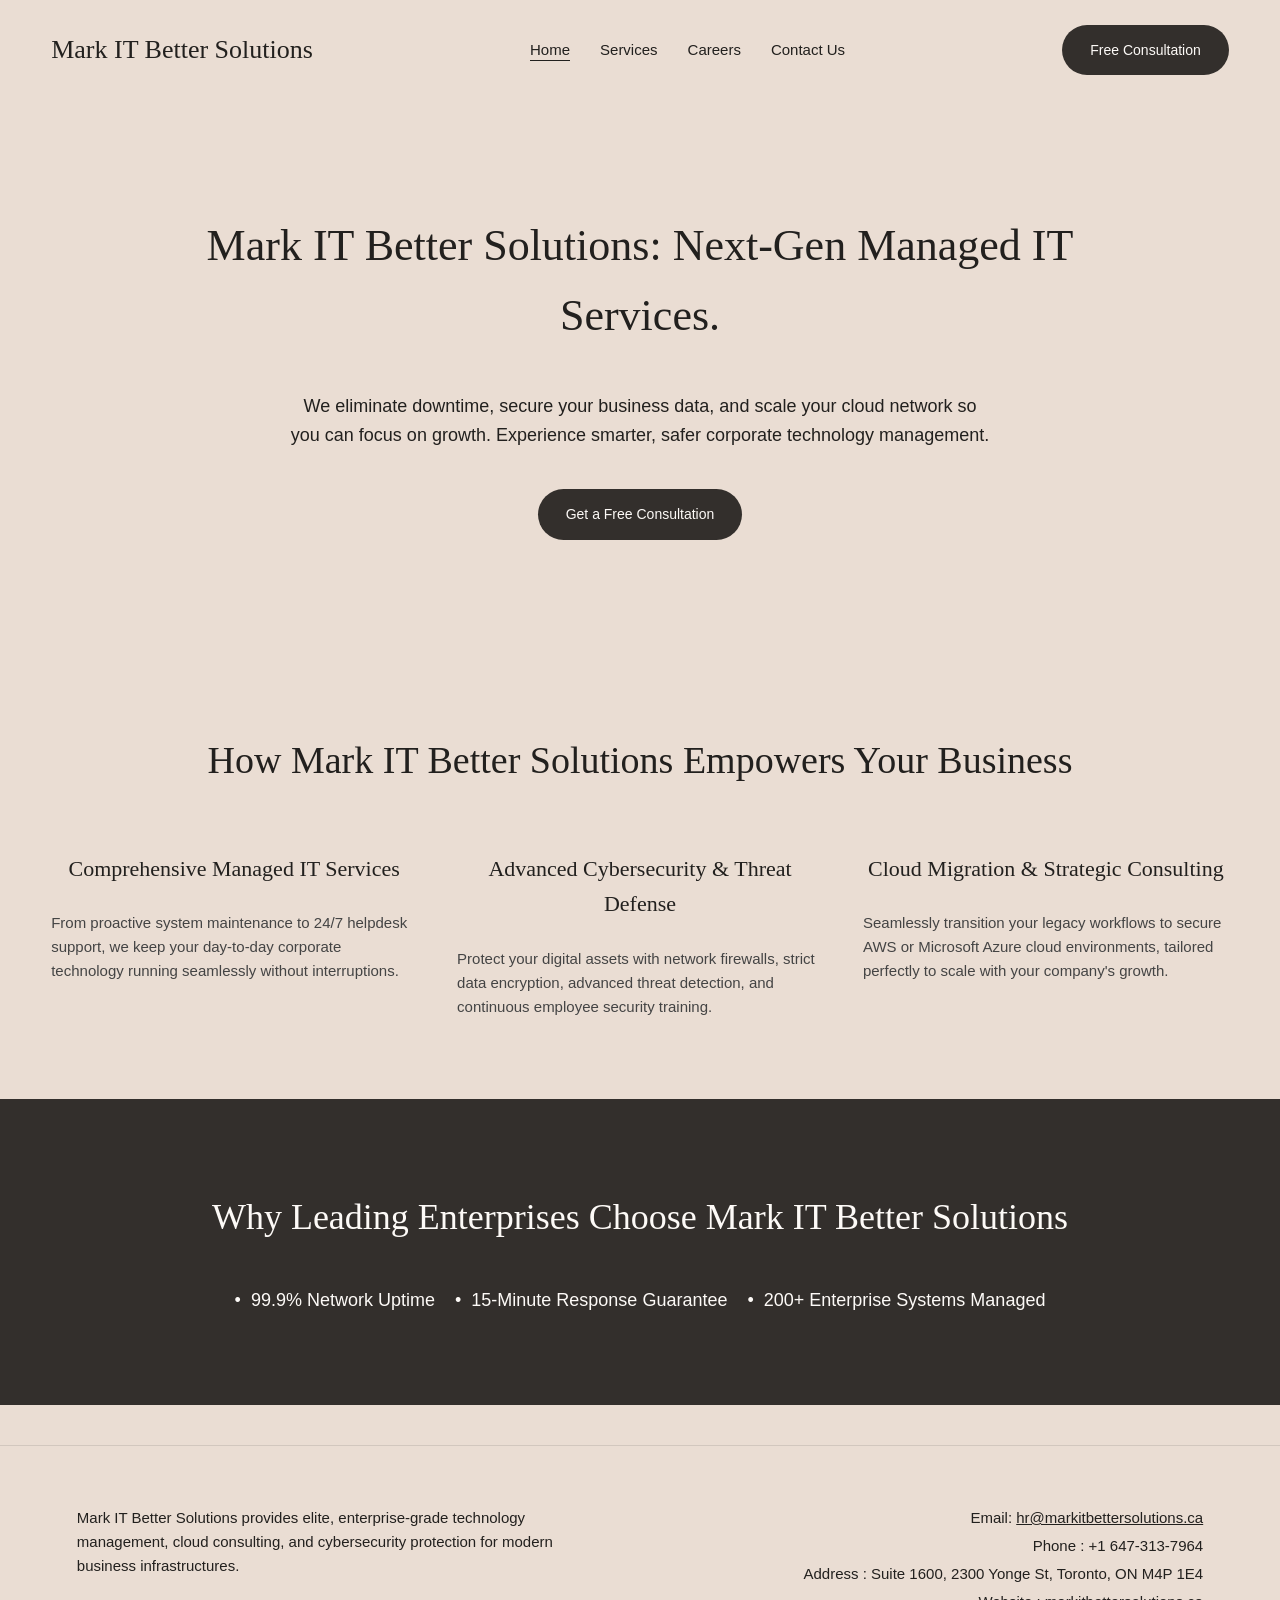
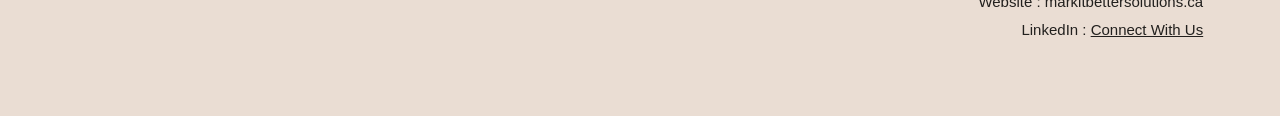
<file: index.html>
<!DOCTYPE html>
<html lang="en">
<head>
    <meta charset="UTF-8">
    <meta name="viewport" content="width=device-width, initial-scale=1.0">
    <title>Managed IT Services & Cybersecurity | Mark IT Better Solutions</title>
    <meta name="description" content="Elite enterprise-grade technology management, cloud consulting, and advanced cybersecurity protection across Toronto. Get your free corporate IT consultation.">
    <link rel="canonical" href="https://markitbettersolutions.ca/index.html">
    <link rel="stylesheet" href="style.css">

    <!-- GOOGLE LOCAL SEO JSON-LD SCHEMA -->
    <script type="application/ld+json">
    {
      "@context": "https://schema.org",
      "@type": "ProfessionalService",
      "name": "Mark IT Better Solutions",
      "url": "https://markitbettersolutions.ca",
      "logo": "https://markitbettersolutions.ca/images/logo.png",
      "image": "https://markitbettersolutions.ca/images/hero-network-mesh.webp",
      "email": "hr@markitbettersolutions.ca",
      "telephone": "+1-647-313-7964",
      "priceRange": "$$$",
      "description": "Mark IT Better Solutions provides elite, enterprise-grade technology management, cloud consulting, and cybersecurity protection for modern business infrastructures.",
      "address": {
        "@type": "PostalAddress",
        "streetAddress": "Suite 1600, 2300 Yonge St",
        "addressLocality": "Toronto",
        "addressRegion": "ON",
        "postalCode": "M4P 1E4",
        "addressCountry": "CA"
      },
      "geo": {
        "@type": "GeoCoordinates",
        "latitude": "43.7080",
        "longitude": "-79.3987"
      }
    }
    </script>
</head>
<body>

    <header class="site-header">
        <div class="brand-logo">Mark IT Better Solutions</div>
        <nav class="main-nav">
            <ul>
                <li class="active"><a href="index.html">Home</a></li>
                <li><a href="services.html">Services</a></li>
                <li><a href="careers.html">Careers</a></li>
                <li><a href="contact.html">Contact Us</a></li>
            </ul>
        </nav>
        <a href="contact.html" class="btn-pill">Free Consultation</a>
    </header>

    <section class="hero-section">
        <h1>Mark IT Better Solutions: Next-Gen Managed IT Services.</h1>
        <p>We eliminate downtime, secure your business data, and scale your cloud network so you can focus on growth. Experience smarter, safer corporate technology management.</p>
        <a href="contact.html" class="btn-pill">Get a Free Consultation</a>
    </section>

    <section class="home-services-section">
        <h2>How Mark IT Better Solutions Empowers Your Business</h2>
        <div class="services-three-col">
            <div class="service-col">
                <h3>Comprehensive Managed IT Services</h3>
                <p>From proactive system maintenance to 24/7 helpdesk support, we keep your day-to-day corporate technology running seamlessly without interruptions.</p>
            </div>
            <div class="service-col">
                <h3>Advanced Cybersecurity & Threat Defense</h3>
                <p>Protect your digital assets with network firewalls, strict data encryption, advanced threat detection, and continuous employee security training.</p>
            </div>
            <div class="service-col">
                <h3>Cloud Migration & Strategic Consulting</h3>
                <p>Seamlessly transition your legacy workflows to secure AWS or Microsoft Azure cloud environments, tailored perfectly to scale with your company's growth.</p>
            </div>
        </div>
    </section>

    <section class="trust-section">
        <h2>Why Leading Enterprises Choose Mark IT Better Solutions</h2>
        <ul class="trust-metrics">
            <li>99.9% Network Uptime</li>
            <li>15-Minute Response Guarantee</li>
            <li>200+ Enterprise Systems Managed</li>
        </ul>
    </section>

    <footer class="site-footer">
        <div class="footer-grid">
            <div class="footer-about">
                Mark IT Better Solutions provides elite, enterprise-grade technology management, cloud consulting, and cybersecurity protection for modern business infrastructures.
            </div>
            <div class="footer-contact">
                <p>Email: <a href="mailto:hr@markitbettersolutions.ca">hr@markitbettersolutions.ca</a></p>
                <p>Phone : <a href="tel:+16473137964" style="color: inherit; text-decoration: none;">+1 647-313-7964</a></p>
                <p>Address : Suite 1600, 2300 Yonge St, Toronto, ON M4P 1E4</p>
                <p>Website : markitbettersolutions.ca</p>
                <p>LinkedIn : <a href="https://www.linkedin.com/company/mark-it-better-solutions/" target="_blank" style="color: inherit; text-decoration: underline;">Connect With Us</a></p>
            </div>
        </div>
    </footer>

</body>
</html>
</file>
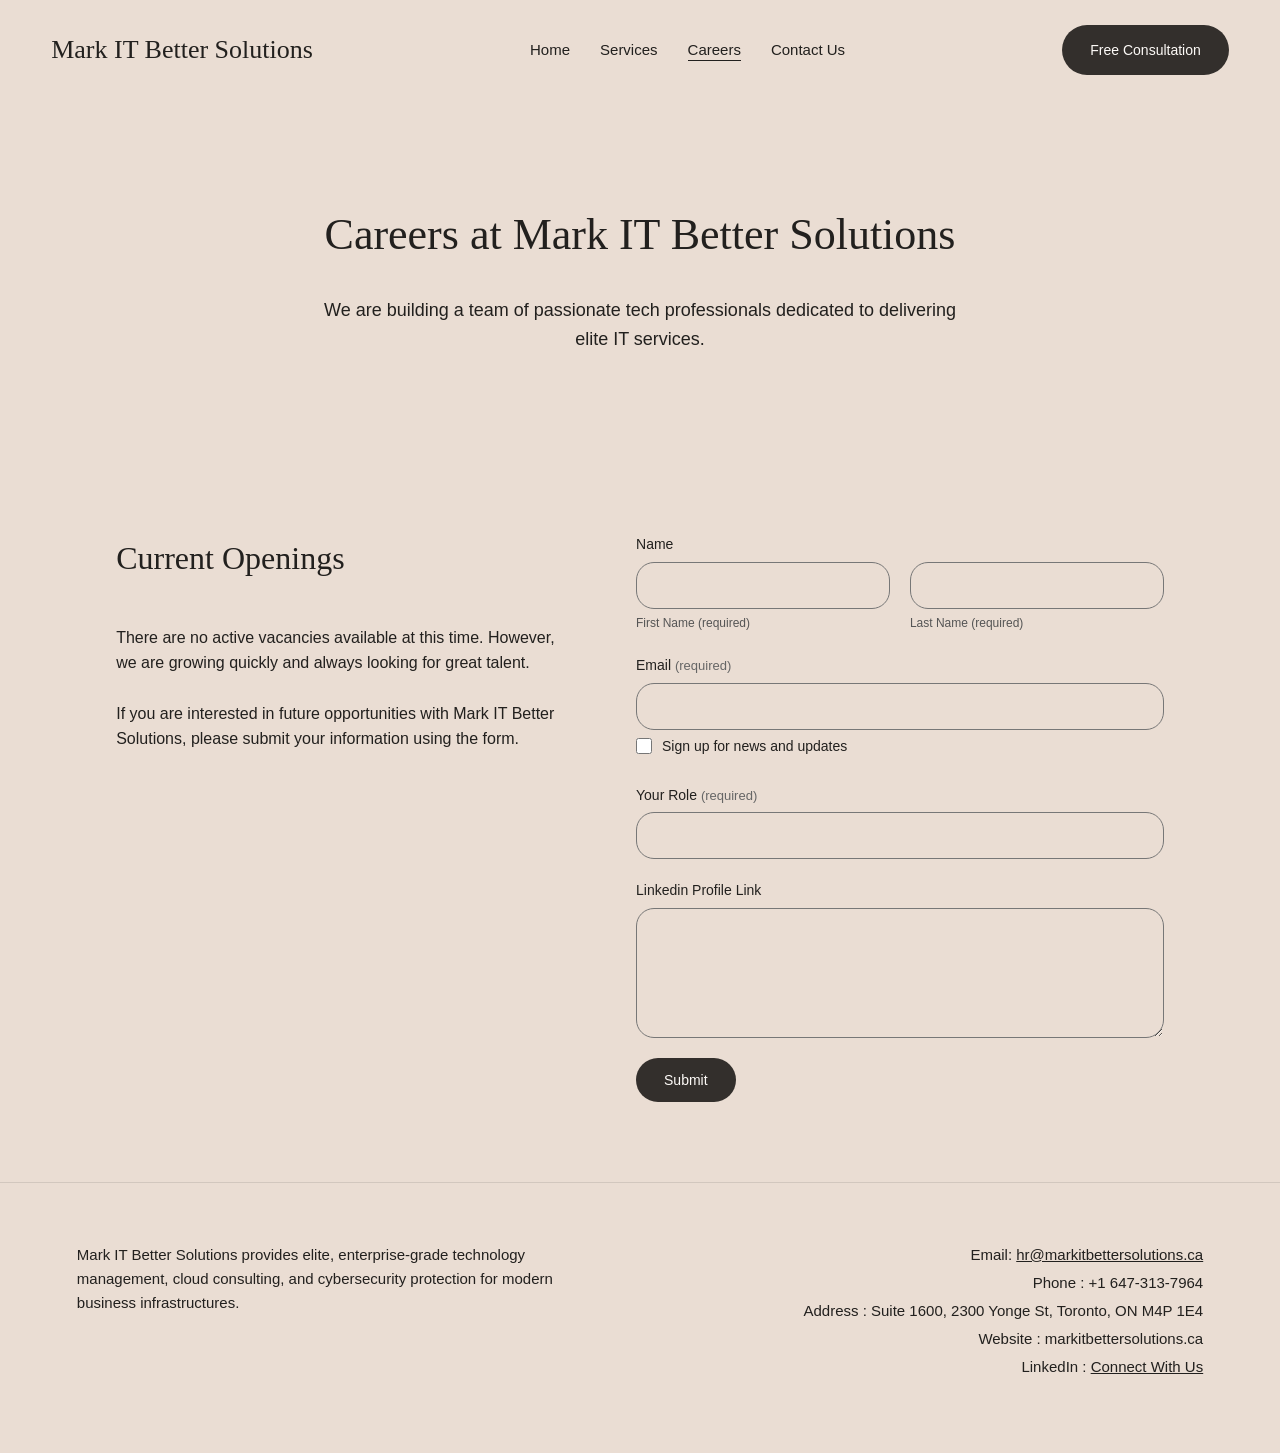
<file: careers.html>
<!DOCTYPE html>
<html lang="en">
<head>
    <meta charset="UTF-8">
    <meta name="viewport" content="width=device-width, initial-scale=1.0">
    <title>IT Careers & Job Openings | Mark IT Better Solutions</title>
    <meta name="description" content="Join the tech team at Mark IT Better Solutions. Explore corporate IT, cloud management, and enterprise cybersecurity career opportunities in Toronto.">
    <link rel="canonical" href="https://markitbettersolutions.ca/careers.html">
    <link rel="stylesheet" href="style.css">
</head>
<body>

    <header class="site-header">
        <div class="brand-logo">Mark IT Better Solutions</div>
        <nav class="main-nav">
            <ul>
                <li><a href="index.html">Home</a></li>
                <li><a href="services.html">Services</a></li>
                <li class="active"><a href="careers.html">Careers</a></li>
                <li><a href="contact.html">Contact Us</a></li>
            </ul>
        </nav>
        <a href="contact.html" class="btn-pill">Free Consultation</a>
    </header>

    <section class="careers-hero">
        <h1>Careers at Mark IT Better Solutions</h1>
        <p>We are building a team of passionate tech professionals dedicated to delivering elite IT services.</p>
    </section>

    <section class="split-layout-section">
        <div class="split-left">
            <h2>Current Openings</h2>
            <p>There are no active vacancies available at this time. However, we are growing quickly and always looking for great talent.</p>
            <p>If you are interested in future opportunities with Mark IT Better Solutions, please submit your information using the form.</p>
        </div>
        
        <div class="split-right">
            <form action="https://api.staticforms.dev/submit" method="POST" class="squarespace-style-form">
                <input type="hidden" name="apiKey" value="sf_0f5c49a0ef900020e95daa9b">
                <input type="hidden" name="formType" value="Job Application">
                <input type="hidden" name="subject" value="New Career Application">
                <input type="hidden" name="redirectTo" value="https://markitbettersolutions.ca/thank-you.html">
                <input type="text" name="honeypot" style="display:none">
                
                <div class="form-field">
                    <label>Name</label>
                    <div class="form-group-row">
                        <div style="flex:1;">
                            <input type="text" name="firstName" class="form-input" required>
                            <span style="font-size:12px; color:#555;">First Name (required)</span>
                        </div>
                        <div style="flex:1;">
                            <input type="text" name="lastName" class="form-input" required>
                            <span style="font-size:12px; color:#555;">Last Name (required)</span>
                        </div>
                    </div>
                </div>

                <div class="form-field">
                    <label>Email <span>(required)</span></label>
                    <input type="email" name="email" class="form-input" required>
                    <label class="form-checkbox-label">
                        <input type="checkbox" name="marketing_opt_in"> Sign up for news and updates
                    </label>
                </div>

                <div class="form-field">
                    <label>Your Role <span>(required)</span></label>
                    <input type="text" name="requestedRole" class="form-input" required>
                </div>

                <div class="form-field">
                    <label>Linkedin Profile Link</label>
                    <textarea name="linkedinAndBio" class="form-textarea"></textarea>
                </div>

                <div style="text-align: left;">
                    <button type="submit" class="btn-pill">Submit</button>
                </div>
            </form>
        </div>
    </section>

    <footer class="site-footer">
        <div class="footer-grid">
            <div class="footer-about">
                Mark IT Better Solutions provides elite, enterprise-grade technology management, cloud consulting, and cybersecurity protection for modern business infrastructures.
            </div>
            <div class="footer-contact">
                <p>Email: <a href="mailto:hr@markitbettersolutions.ca">hr@markitbettersolutions.ca</a></p>
                <p>Phone : <a href="tel:+16473137964" style="color: inherit; text-decoration: none;">+1 647-313-7964</a></p>
                <p>Address : Suite 1600, 2300 Yonge St, Toronto, ON M4P 1E4</p>
                <p>Website : markitbettersolutions.ca</p>
                <p>LinkedIn : <a href="https://www.linkedin.com/company/mark-it-better-solutions/" target="_blank" style="color: inherit; text-decoration: underline;">Connect With Us</a></p>
            </div>
        </div>
    </footer>

</body>
</html>
</file>
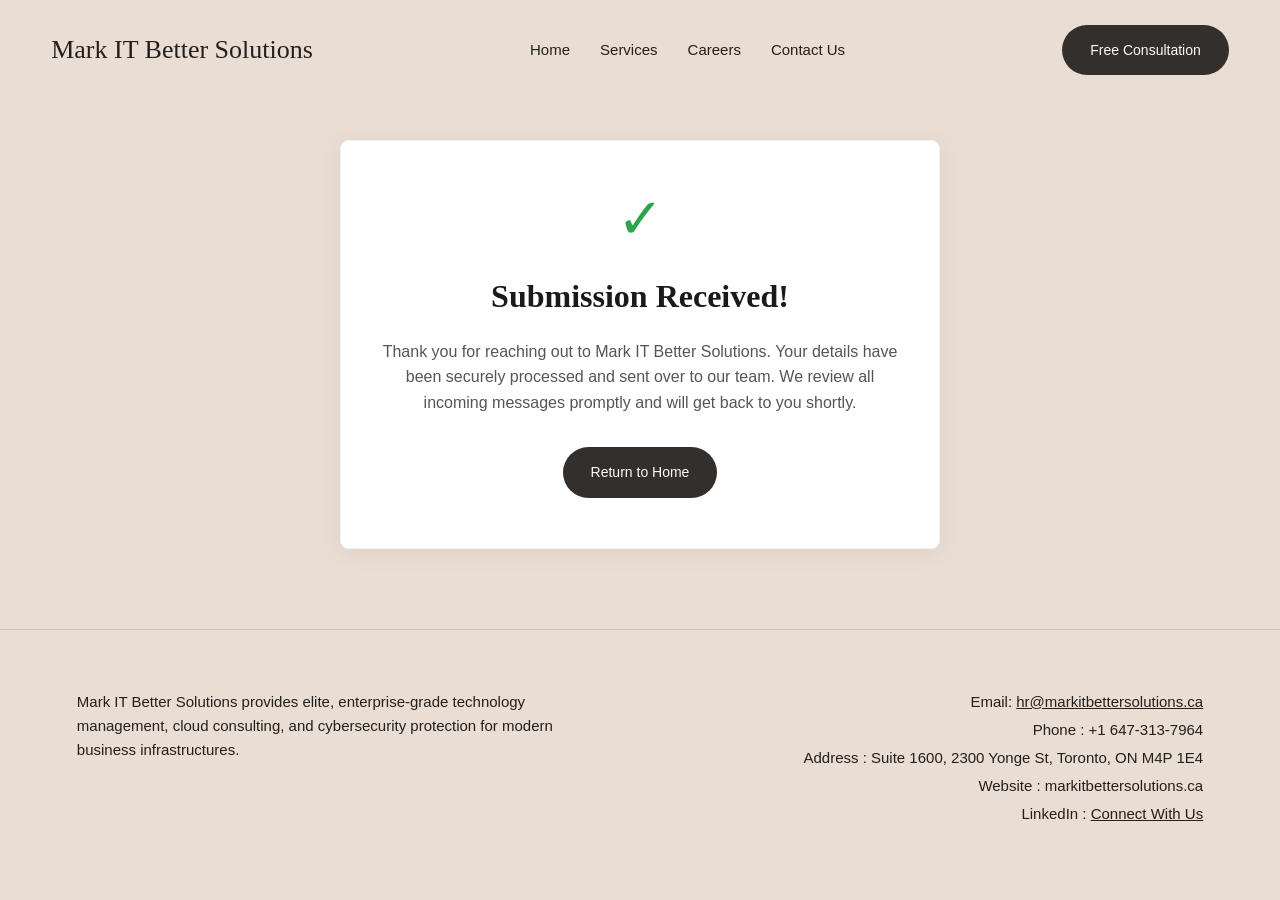
<file: thank-you.html>
<!DOCTYPE html>
<html lang="en">
<head>
    <meta charset="UTF-8">
    <meta name="viewport" content="width=device-width, initial-scale=1.0">
    <title>Thank You | Mark IT Better Solutions</title>
    <meta name="robots" content="noindex, follow">
    <link rel="stylesheet" href="style.css">
    <style>
        .thank-you-section-container {
            min-height: 50vh;
            display: flex;
            align-items: center;
            justify-content: center;
            padding: 40px 20px;
        }
        .thank-you-container {
            max-width: 600px;
            width: 100%;
            text-align: center;
            background: #ffffff;
            padding: 50px 40px;
            border-radius: 8px;
            box-shadow: 0 4px 24px rgba(0, 0, 0, 0.06);
            border: 1px solid #edf2f7;
        }
        .thank-you-icon {
            font-size: 56px;
            color: #2da44e;
            margin-bottom: 24px;
            line-height: 1;
        }
        .thank-you-container h1 {
            font-size: 32px;
            margin-bottom: 16px;
            color: #1a1a1a;
            font-weight: 700;
        }
        .thank-you-container p {
            font-size: 16px;
            color: #555555;
            line-height: 1.6;
            margin-bottom: 32px;
        }
    </style>
</head>
<body>

    <header class="site-header">
        <div class="brand-logo">Mark IT Better Solutions</div>
        <nav class="main-nav">
            <ul>
                <li><a href="index.html">Home</a></li>
                <li><a href="services.html">Services</a></li>
                <li><a href="careers.html">Careers</a></li>
                <li><a href="contact.html">Contact Us</a></li>
            </ul>
        </nav>
        <a href="contact.html" class="btn-pill">Free Consultation</a>
    </header>

    <main class="thank-you-section-container">
        <div class="thank-you-container">
            <div class="thank-you-icon">✓</div>
            <h1>Submission Received!</h1>
            <p>Thank you for reaching out to Mark IT Better Solutions. Your details have been securely processed and sent over to our team. We review all incoming messages promptly and will get back to you shortly.</p>
            <a href="index.html" class="btn-pill">Return to Home</a>
        </div>
    </main>

    <footer class="site-footer">
        <div class="footer-grid">
            <div class="footer-about">
                Mark IT Better Solutions provides elite, enterprise-grade technology management, cloud consulting, and cybersecurity protection for modern business infrastructures.
            </div>
            <div class="footer-contact">
                <p>Email: <a href="mailto:hr@markitbettersolutions.ca">hr@markitbettersolutions.ca</a></p>
                <p>Phone : <a href="tel:+16473137964" style="color: inherit; text-decoration: none;">+1 647-313-7964</a></p>
                <p>Address : Suite 1600, 2300 Yonge St, Toronto, ON M4P 1E4</p>
                <p>Website : markitbettersolutions.ca</p>
                <p>LinkedIn : <a href="https://www.linkedin.com/company/mark-it-better-solutions/" target="_blank" style="color: inherit; text-decoration: underline;">Connect With Us</a></p>
            </div>
        </div>
    </footer>

</body>
</html>
</file>
<file: style.css>
/* ==========================================================================
   GLOBAL DESIGN SYSTEM & VARIABLES
   ========================================================================== */
:root {
    --bg-cream: #eaddd3;
    --bg-dark-charcoal: #332f2c;
    --text-dark: #22201e;
    --text-light: #fdfaf7;
    --font-heading: 'Adobe Garamond Pro', 'Garamond', 'Georgia', serif;
    --font-body: 'Helvetica Neue', 'Arial', sans-serif;
    --border-radius-sm: 18px;
    --border-radius-lg: 32px;
}

* {
    box-sizing: border-box;
    margin: 0;
    padding: 0;
}

body {
    background-color: var(--bg-cream);
    color: var(--text-dark);
    font-family: var(--font-body);
    font-size: 16px;
    line-height: 1.6;
    overflow-x: hidden;
}

h1, h2, h3 {
    font-family: var(--font-heading);
    font-weight: normal;
    color: var(--text-dark);
}

a {
    color: inherit;
    text-decoration: none;
}

/* ==========================================================================
   SHARED HEADER & GLOBAL NAVIGATION
   ========================================================================== */
.site-header {
    display: flex;
    justify-content: space-between;
    align-items: center;
    padding: 25px 4%;
    background-color: var(--bg-cream);
    width: 100%;
}

.brand-logo {
    font-family: var(--font-heading);
    font-size: 26px;
    color: var(--text-dark);
}

.main-nav ul {
    display: flex;
    list-style: none;
    gap: 30px;
}

.main-nav a {
    font-size: 15px;
    position: relative;
    padding-bottom: 3px;
}

.main-nav li.active a::after {
    content: '';
    position: absolute;
    bottom: 0;
    left: 0;
    width: 100%;
    height: 1px;
    background-color: var(--text-dark);
}

.btn-pill {
    background-color: var(--bg-dark-charcoal);
    color: var(--text-light);
    padding: 14px 28px;
    border-radius: 40px;
    font-size: 14px;
    display: inline-block;
    border: none;
    cursor: pointer;
    transition: transform 0.2s ease;
}

.btn-pill:hover {
    transform: scale(1.02);
}

/* ==========================================================================
   SHARED FOOTER
   ========================================================================== */
.site-footer {
    border-top: 1px solid rgba(0,0,0,0.1);
    padding: 60px 6% 30px 6%;
    margin-top: 40px;
}

.footer-grid {
    display: grid;
    grid-template-columns: 1.2fr 1fr;
    gap: 40px;
    margin-bottom: 40px;
}

.footer-about {
    font-size: 15px;
    max-width: 500px;
}

.footer-contact {
    text-align: right;
    font-size: 15px;
}

.footer-contact p {
    margin-bottom: 4px;
}

.footer-contact a {
    text-decoration: underline;
}

/* ==========================================================================
   HOME PAGE SPECIFIC STYLES (Updated with Web Link Image)
   ========================================================================== */
.hero-section {
    position: relative;
    background: linear-gradient(rgba(234, 221, 211, 0.82), rgba(234, 221, 211, 0.82)), url('https://images.unsplash.com/photo-1497215728101-856f4ea42174?auto=format&fit=crop&w=1600&q=80') no-repeat center center;
    background-size: cover;
    text-align: center;
    padding: 100px 10%;
    min-height: 550px;
    display: flex;
    flex-direction: column;
    justify-content: center;
    align-items: center;
}

.hero-section h1 {
    font-size: 44px;
    max-width: 900px;
    margin-bottom: 40px;
}

.hero-section p {
    font-size: 18px;
    max-width: 700px;
    margin-bottom: 40px;
}

.home-services-section {
    text-align: center;
    padding: 80px 4%;
}

.home-services-section h2 {
    font-size: 38px;
    margin-bottom: 60px;
}

.services-three-col {
    display: grid;
    grid-template-columns: repeat(3, 1fr);
    gap: 40px;
    max-width: 1200px;
    margin: 0 auto;
}

.service-col h3 {
    font-size: 22px;
    margin-bottom: 25px;
}

.service-col p {
    font-size: 15px;
    color: #444;
    text-align: left;
}

.trust-section {
    background-color: var(--bg-dark-charcoal);
    color: var(--text-light);
    text-align: center;
    padding: 90px 4%;
}

.trust-section h2 {
    color: var(--text-light);
    font-size: 36px;
    margin-bottom: 40px;
}

.trust-metrics {
    list-style: none;
    display: flex;
    justify-content: center;
    gap: 20px;
    font-size: 18px;
}

.trust-metrics li::before {
    content: "• ";
    padding-right: 5px;
}

/* ==========================================================================
   SERVICES PAGE SPECIFIC STYLES
   ========================================================================== */
.page-intro-header {
    text-align: center;
    padding: 70px 10%;
}

.page-intro-header h1 {
    font-size: 46px;
    margin-bottom: 30px;
}

.page-intro-header p {
    font-size: 18px;
    max-width: 600px;
    margin: 0 auto;
}

.alternating-container {
    max-width: 1100px;
    margin: 0 auto;
    padding: 0 4%;
}

.service-row {
    display: flex;
    align-items: center;
    gap: 60px;
    margin-bottom: 100px;
}

.service-row.reverse {
    flex-direction: row-reverse;
}

.service-media, .service-desc {
    flex: 1;
}

.service-media img {
    width: 100%;
    height: auto;
    display: block;
    border-radius: var(--border-radius-lg);
    object-fit: cover;
}

.service-desc h2 {
    font-size: 28px;
    margin-bottom: 20px;
}

.service-desc p {
    font-size: 16px;
    color: #333;
}

.bottom-cta {
    text-align: center;
    padding: 80px 4%;
}

.bottom-cta h2 {
    font-size: 38px;
    margin-bottom: 25px;
}

.bottom-cta p {
    font-size: 18px;
    margin-bottom: 35px;
}

/* ==========================================================================
   CAREERS PAGE STYLES (Updated with Web Link Image)
   ========================================================================== */
.careers-hero {
    background: linear-gradient(rgba(234, 221, 211, 0.88), rgba(234, 221, 211, 0.88)), url('https://images.unsplash.com/photo-1522071820081-009f0129c71c?auto=format&fit=crop&w=1600&q=80') no-repeat center center;
    background-size: cover;
    text-align: center;
    padding: 100px 6%;
}

.careers-hero h1 {
    font-size: 44px;
    margin-bottom: 25px;
}

.careers-hero p {
    font-size: 18px;
    max-width: 650px;
    margin: 0 auto;
}

.split-layout-section {
    max-width: 1150px;
    margin: 80px auto;
    padding: 0 4%;
    display: flex;
    gap: 80px;
}

.split-left {
    flex: 1;
}

.split-left h2 {
    font-size: 32px;
    margin-bottom: 40px;
}

.split-left p {
    font-size: 16px;
    margin-bottom: 25px;
    max-width: 450px;
}

.split-right {
    flex: 1.2;
}

/* ==========================================================================
   UNIVERSAL BOXED FORM STYLING
   ========================================================================== */
.squarespace-style-form {
    display: flex;
    flex-direction: column;
    gap: 20px;
}

.form-group-row {
    display: flex;
    gap: 20px;
}

.form-field {
    display: flex;
    flex-direction: column;
    flex: 1;
}

.form-field label {
    font-size: 14px;
    margin-bottom: 6px;
}

.form-field label span {
    color: #666;
    font-size: 13px;
}

.form-input {
    background: transparent;
    border: 1px solid #777;
    border-radius: var(--border-radius-sm);
    padding: 14px 18px;
    font-size: 15px;
    width: 100%;
    outline: none;
}

.form-textarea {
    background: transparent;
    border: 1px solid #777;
    border-radius: var(--border-radius-sm);
    padding: 14px 18px;
    font-size: 15px;
    width: 100%;
    min-height: 130px;
    resize: vertical;
    outline: none;
}

.form-checkbox-label {
    display: flex;
    align-items: center;
    gap: 10px;
    font-size: 14px;
    cursor: pointer;
    margin-top: 5px;
}

.form-checkbox-label input {
    width: 16px;
    height: 16px;
    accent-color: var(--bg-dark-charcoal);
}

/* ==========================================================================
   CONTACT PAGE STYLES
   ========================================================================== */
.contact-section-container {
    max-width: 1150px;
    margin: 40px auto 80px auto;
    padding: 0 4%;
}

.contact-header {
    text-align: center;
    margin-bottom: 50px;
}

.contact-header h1 {
    font-size: 48px;
    margin-bottom: 15px;
}

.contact-header p {
    font-size: 16px;
    max-width: 650px;
    margin: 0 auto;
}

.contact-split-grid {
    display: grid;
    grid-template-columns: 1.2fr 1fr;
    gap: 60px;
    align-items: start;
}

.contact-media-wrapper img {
    width: 100%;
    height: auto;
    border-radius: var(--border-radius-lg);
    object-fit: cover;
}

/* ==========================================================================
   MOBILE RESPONSIVE BREAKPOINTS
   ========================================================================== */
@media (max-width: 900px) {
    .site-header {
        flex-direction: column;
        gap: 20px;
    }
    .services-three-col, .footer-grid, .contact-split-grid {
        grid-template-columns: 1fr;
    }
    .service-row, .service-row.reverse, .split-layout-section {
        flex-direction: column;
        gap: 40px;
    }
    .footer-contact {
        text-align: left;
    }
    .trust-metrics {
        flex-direction: column;
        gap: 10px;
    }
}
</file>
